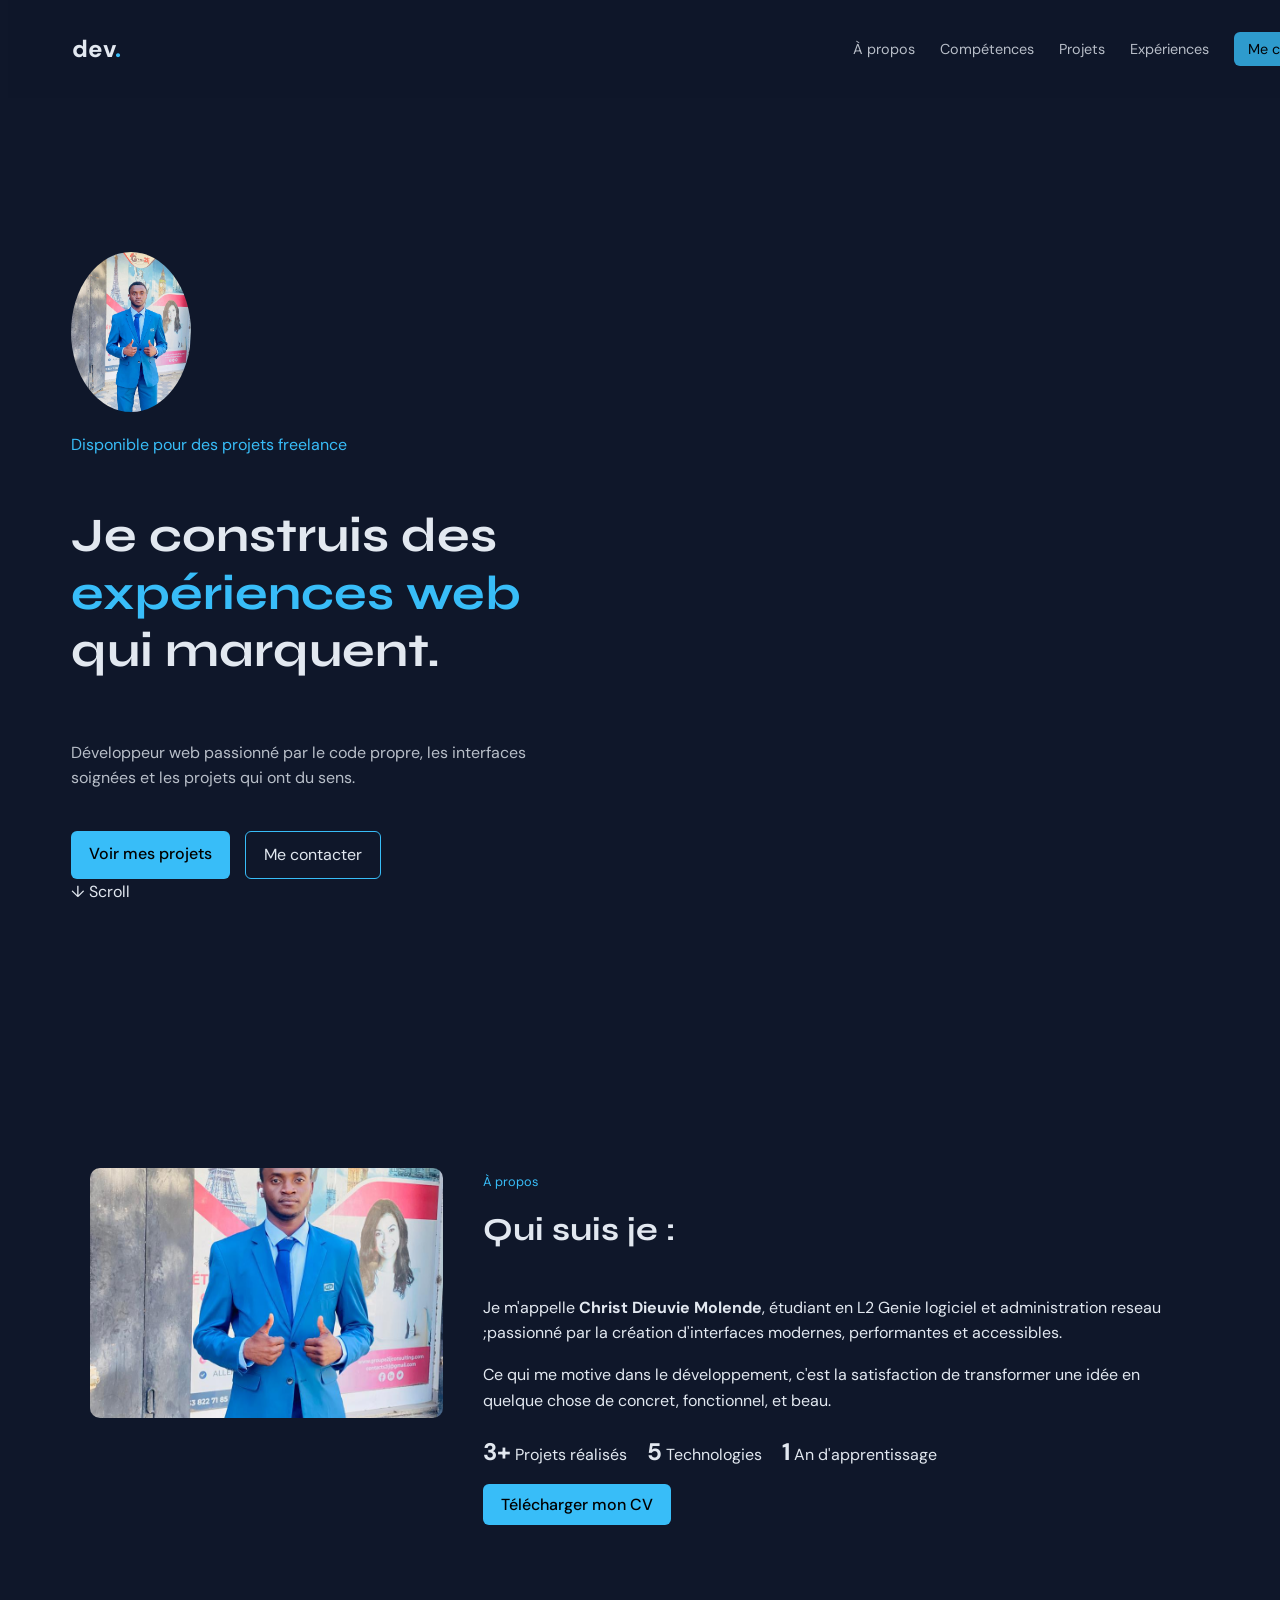
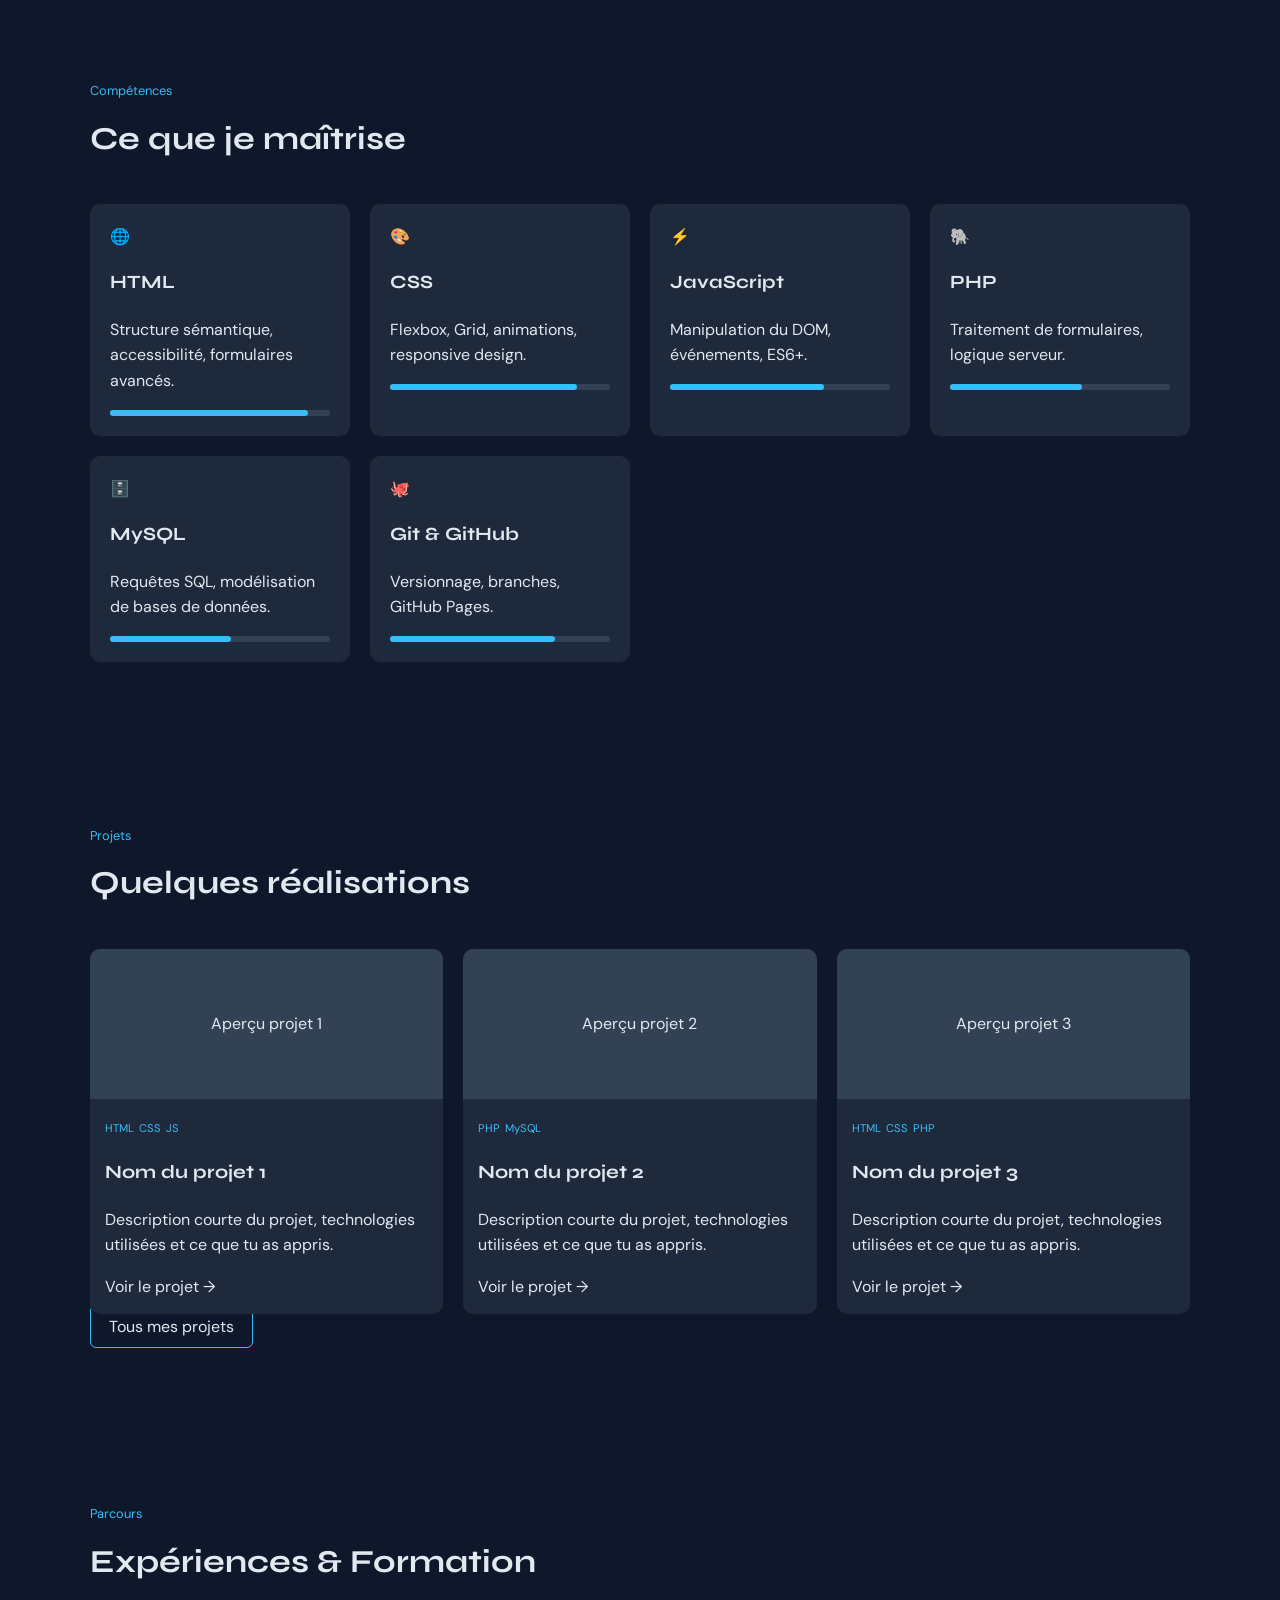
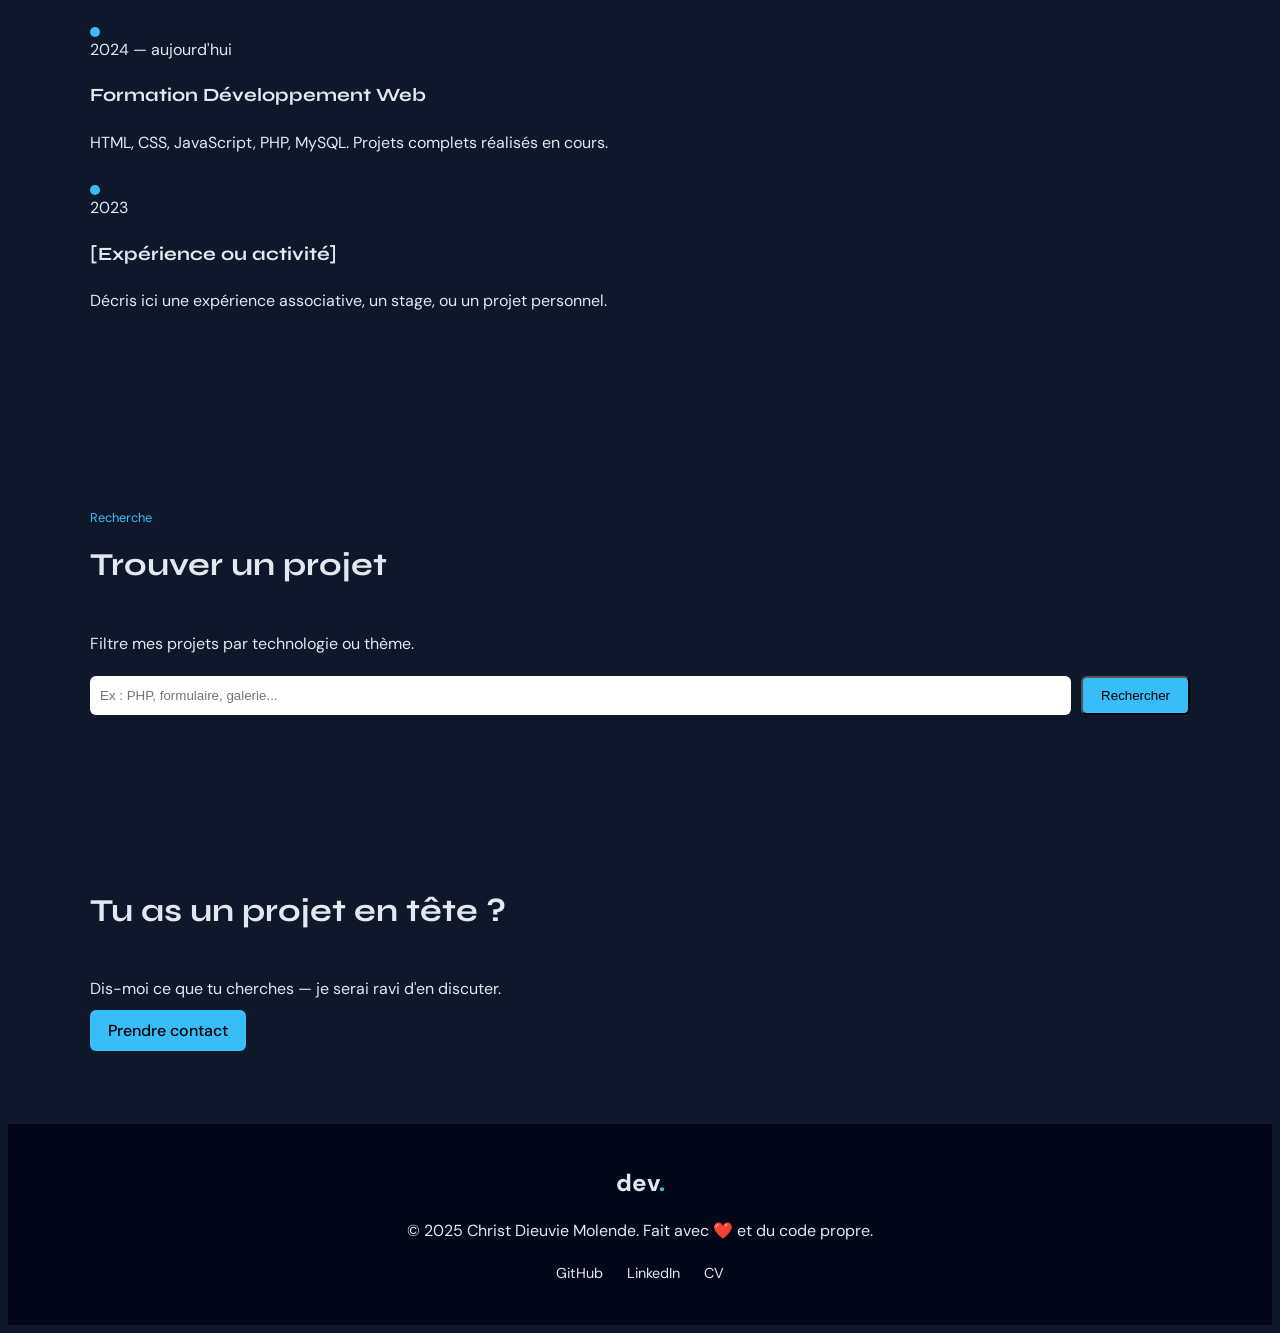
<file: index.html>
<!DOCTYPE html>
<html lang="fr">
<head>
  <meta charset="UTF-8" />
  <meta name="viewport" content="width=device-width, initial-scale=1.0" />
  <title>Portfolio — Développeur Web</title>
  <link rel="preconnect" href="https://fonts.googleapis.com" />
  <link rel="preconnect" href="https://fonts.gstatic.com" crossorigin />
  <link href="https://fonts.googleapis.com/css2?family=Syne:wght@400;600;700;800&family=DM+Sans:ital,wght@0,300;0,400;0,500;1,300&display=swap" rel="stylesheet" />
  <link rel="stylesheet" href="CSS/style.css" />
</head>
<body>

  <!-- ====== NAVIGATION ====== -->
  <header class="navbar">
    <a href="index.html" class="logo">dev<span>.</span></a>
    <nav>
      <ul class="nav-links">
        <li><a href="#about">À propos</a></li>
        <li><a href="#skills">Compétences</a></li>
        <li><a href="pages/projets.html">Projets</a></li>
        <li><a href="#experience">Expériences</a></li>
        <li><a href="pages/contact.html" class="btn-nav">Me contacter</a></li>
      </ul>
      <button class="menu-toggle" aria-label="Ouvrir le menu">&#9776;</button>
    </nav>
  </header>

  <!-- ====== HERO ====== -->
  <section class="hero" id="home">
<img src="image/photo.jpeg" alt="ma photo">
    <div class="hero-tag">Disponible pour des projets freelance</div>
    <h1 class="hero-title">
      Je construis des<br />
      <span class="accent">expériences web</span><br />
      qui marquent.
    </h1>
    <p class="hero-sub">
      Développeur web passionné par le code propre, les interfaces soignées
      et les projets qui ont du sens.
    </p>
    <div class="hero-cta">
      <a href="pages/projets.html" class="btn-primary">Voir mes projets</a>
      <a href="pages/contact.html" class="btn-secondary">Me contacter</a>
    </div>
    <div class="hero-scroll">↓ Scroll</div>
    <div class="blob blob-1"></div>
    <div class="blob blob-2"></div>
  </section>

  <!-- ====== ABOUT ====== -->
  <section class="about section" id="about">
    <div class="container">
      <div class="about-grid">
        <div class="about-img-wrap">
          <img src="image/photo.jpeg" alt="Photo de Christ Dieuvie Molende">
        </div>
        <div class="about-text">
          <span class="section-label">À propos</span>
          <h2>Qui suis je :</h2>
          <p>Je m'appelle <strong>Christ Dieuvie Molende</strong>, étudiant en L2 Genie logiciel et administration reseau ;passionné par la création d'interfaces modernes, performantes et accessibles.</p>
          <p>Ce qui me motive dans le développement, c'est la satisfaction de transformer une idée en quelque chose de concret, fonctionnel, et beau.</p>
          <div class="stats-row">
            <div class="stat">
              <span class="stat-num">3+</span>
              <span class="stat-label">Projets réalisés</span>
            </div>
            <div class="stat">
              <span class="stat-num">5</span>
              <span class="stat-label">Technologies</span>
            </div>
            <div class="stat">
              <span class="stat-num">1</span>
              <span class="stat-label">An d'apprentissage</span>
            </div>
          </div>
          <a href="#" class="btn-primary" download>Télécharger mon CV</a>
        </div>
      </div>
    </div>
  </section>

  <!-- ====== SKILLS ====== -->
  <section class="skills section" id="skills">
    <div class="container">
      <span class="section-label">Compétences</span>
      <h2>Ce que je maîtrise</h2>
      <div class="skills-grid">
        <div class="skill-card">
          <div class="skill-icon">🌐</div>
          <h3>HTML</h3>
          <p>Structure sémantique, accessibilité, formulaires avancés.</p>
          <div class="skill-bar"><div class="skill-fill" style="width:90%"></div></div>
        </div>

        <div class="skill-card">
          <div class="skill-icon">🎨</div>
          <h3>CSS</h3>
          <p>Flexbox, Grid, animations, responsive design.</p>
          <div class="skill-bar"><div class="skill-fill" style="width:85%"></div></div>
        </div>
        <div class="skill-card">
          <div class="skill-icon">⚡</div>
          <h3>JavaScript</h3>
          <p>Manipulation du DOM, événements, ES6+.</p>
          <div class="skill-bar"><div class="skill-fill" style="width:70%"></div></div>
        </div>
        <div class="skill-card">
          <div class="skill-icon">🐘</div>
          <h3>PHP</h3>
          <p>Traitement de formulaires, logique serveur.</p>
          <div class="skill-bar"><div class="skill-fill" style="width:60%"></div></div>
        </div>
        <div class="skill-card">
          <div class="skill-icon">🗄️</div>
          <h3>MySQL</h3>
          <p>Requêtes SQL, modélisation de bases de données.</p>
          <div class="skill-bar"><div class="skill-fill" style="width:55%"></div></div>
        </div>
        <div class="skill-card">
          <div class="skill-icon">🐙</div>
          <h3>Git & GitHub</h3>
          <p>Versionnage, branches, GitHub Pages.</p>
          <div class="skill-bar"><div class="skill-fill" style="width:75%"></div></div>
        </div>
      </div>
    </div>
  </section>

  <!-- ====== PROJETS ====== -->
  <section class="projects-preview section" id="projects">
    <div class="container">
      <span class="section-label">Projets</span>
      <h2>Quelques réalisations</h2>
      <div class="projects-grid">
        <article class="project-card">
          <div class="project-img-placeholder">Aperçu projet 1</div>
          <div class="project-info">
            <div class="project-tags"><span>HTML</span><span>CSS</span><span>JS</span></div>
            <h3>Nom du projet 1</h3>
            <p>Description courte du projet, technologies utilisées et ce que tu as appris.</p>
            <a href="pages/projets.html" class="project-link">Voir le projet →</a>
          </div>
        </article>
        <article class="project-card">
          <div class="project-img-placeholder">Aperçu projet 2</div>
          <div class="project-info">
            <div class="project-tags"><span>PHP</span><span>MySQL</span></div>
            <h3>Nom du projet 2</h3>
            <p>Description courte du projet, technologies utilisées et ce que tu as appris.</p>
            <a href="pages/projets.html" class="project-link">Voir le projet →</a>
          </div>



        </article>
        <article class="project-card">
          <div class="project-img-placeholder">Aperçu projet 3</div>
          <div class="project-info">
            <div class="project-tags"><span>HTML</span><span>CSS</span><span>PHP</span></div>
            <h3>Nom du projet 3</h3>
            <p>Description courte du projet, technologies utilisées et ce que tu as appris.</p>
            <a href="pages/projets.html" class="project-link">Voir le projet →</a>
          </div>
        </article>
      </div>
      <div class="center-btn">
        <a href="pages/projets.html" class="btn-secondary">Tous mes projets</a>
      </div>
    </div>
  </section>

  <!-- ====== EXPÉRIENCES ====== -->
  <section class="experience section" id="experience">
    <div class="container">
      <span class="section-label">Parcours</span>
      <h2>Expériences & Formation</h2>
      <div class="timeline">
        <div class="timeline-item">
          <div class="timeline-dot"></div>
          <div class="timeline-content">
            <span class="timeline-date">2024 — aujourd'hui</span>
            <h3>Formation Développement Web</h3>
            <p>HTML, CSS, JavaScript, PHP, MySQL. Projets complets réalisés en cours.</p>
          </div>
        </div>
        <div class="timeline-item">
          <div class="timeline-dot"></div>
          <div class="timeline-content">
            <span class="timeline-date">2023</span>
            <h3>[Expérience ou activité]</h3>
            <p>Décris ici une expérience associative, un stage, ou un projet personnel.</p>
          </div>
        </div>
      </div>
    </div>
  </section>

  <!-- ====== RECHERCHE ====== -->
  <section class="search-section section" id="search">
    <div class="container">
      <span class="section-label">Recherche</span>
      <h2>Trouver un projet</h2>
      <p class="search-desc">Filtre mes projets par technologie ou thème.</p>
      <form class="search-form" action="pages/projets.html" method="GET">
        <input
          type="search"
          name="q"
          id="search-input"
          placeholder="Ex : PHP, formulaire, galerie..."
          aria-label="Rechercher un projet"
        />
        <button type="submit" class="btn-primary">Rechercher</button>
      </form>
    </div>
  </section>

  <!-- ====== CONTACT CTA ====== -->
  <section class="contact-cta section" id="contact-cta">
    <div class="container">
      <h2>Tu as un projet en tête ?</h2>
      <p>Dis-moi ce que tu cherches — je serai ravi d'en discuter.</p>
      <a href="pages/contact.html" class="btn-primary">Prendre contact</a>
    </div>
  </section>

  <!-- ====== FOOTER ====== -->
  <footer class="footer">
    <div class="container footer-inner">
      <a href="index.html" class="logo">dev<span>.</span></a>
      <p class="footer-copy">© 2025 Christ Dieuvie Molende. Fait avec ❤️ et du code propre.</p>
      <div class="footer-links">
        <a href="https://github.com/ton-username" target="_blank" rel="noopener">GitHub</a>
        <a href="https://linkedin.com/in/ton-profil" target="_blank" rel="noopener">LinkedIn</a>
        <a href="#" download>CV</a>
      </div>
    </div>
  </footer>

  <script>
    // Menu burger mobile
    const toggle = document.querySelector('.menu-toggle');
    const navLinks = document.querySelector('.nav-links');
    toggle.addEventListener('click', () => {
      navLinks.classList.toggle('open');
    });

    // Scroll reveal
    const observer = new IntersectionObserver((entries) => {
      entries.forEach(e => {
        if (e.isIntersecting) {
          e.target.classList.add('visible');
          observer.unobserve(e.target);
        }
      });
    }, { threshold: 0.15 });

    document.querySelectorAll('.skill-card, .project-card, .timeline-item, .stat').forEach(el => {
      el.classList.add('fade-in');
      observer.observe(el);
    });
  </script>

</body>
</html>
</file>
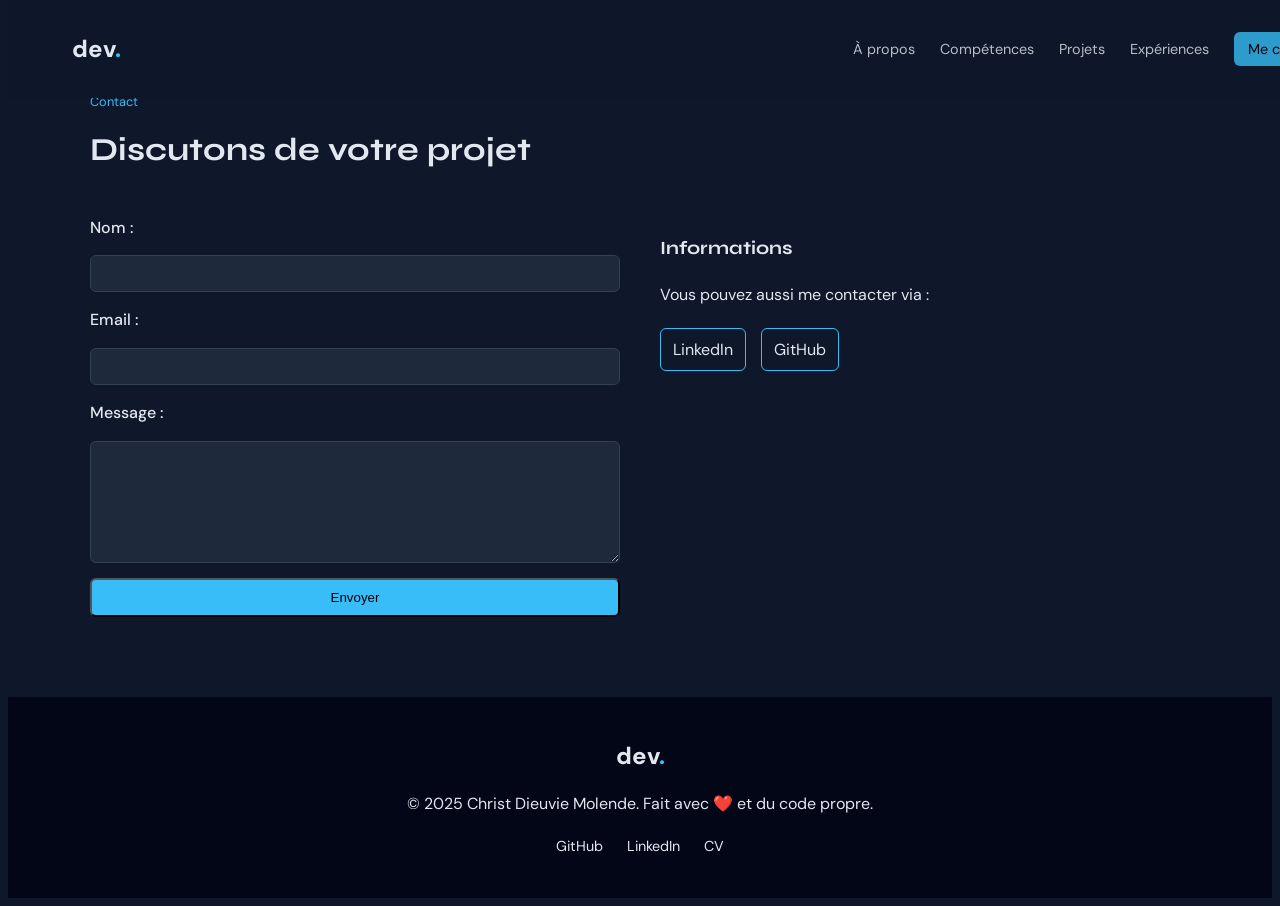
<file: pages/contact.html>
<!DOCTYPE html>
<html lang="fr">
<head>
  <meta charset="UTF-8" />
  <meta name="viewport" content="width=device-width, initial-scale=1.0" />
  <title>Contact — Portfolio Développeur Web</title>
  <link rel="preconnect" href="https://fonts.googleapis.com" />
  <link rel="preconnect" href="https://fonts.gstatic.com" crossorigin />
  <link href="https://fonts.googleapis.com/css2?family=Syne:wght@400;600;700;800&family=DM+Sans:ital,wght@0,300;0,400;0,500;1,300&display=swap" rel="stylesheet" />
  <link rel="stylesheet" href="../CSS/style.css" />
</head>
<body>

  <!-- ====== NAVIGATION ====== -->
  <header class="navbar">
    <a href="../index.html" class="logo">dev<span>.</span></a>
    <nav>
      <ul class="nav-links">
        <li><a href="../index.html#about">À propos</a></li>
        <li><a href="../index.html#skills">Compétences</a></li>
        <li><a href="projets.html">Projets</a></li>
        <li><a href="../index.html#experience">Expériences</a></li>
        <li><a href="contact.html" class="btn-nav">Me contacter</a></li>
      </ul>
      <button class="menu-toggle" aria-label="Ouvrir le menu">&#9776;</button>
    </nav>
  </header>

  <!-- ====== CONTACT ====== -->
  <section class="contact section" id="contact">
    <div class="container">
      <span class="section-label">Contact</span>
      <h2>Discutons de votre projet</h2>
      <div class="contact-grid">
        <div class="contact-form">
          <form action="#" method="POST">
            <label for="nom">Nom :</label>
            <input type="text" id="nom" name="nom" required>
            <label for="email">Email :</label>
            <input type="email" id="email" name="email" required>
            <label for="message">Message :</label>
            <textarea id="message" name="message" required></textarea>
            <button type="submit" class="btn-primary">Envoyer</button>
          </form>
        </div>
        <div class="contact-info">
          <h3>Informations</h3>
          <p>Vous pouvez aussi me contacter via :</p>
          <div class="reseaux">
            <a href="https://linkedin.com/in/votreprofil" target="_blank" rel="noopener">LinkedIn</a>
            <a href="https://github.com/votreprofil" target="_blank" rel="noopener">GitHub</a>
          </div>
        </div>
      </div>
    </div>
  </section>

  <!-- ====== FOOTER ====== -->
  <footer class="footer">
    <div class="container footer-inner">
      <a href="../index.html" class="logo">dev<span>.</span></a>
      <p class="footer-copy">© 2025 Christ Dieuvie Molende. Fait avec ❤️ et du code propre.</p>
      <div class="footer-links">
        <a href="https://github.com/ton-username" target="_blank" rel="noopener">GitHub</a>
        <a href="https://linkedin.com/in/ton-profil" target="_blank" rel="noopener">LinkedIn</a>
        <a href="#" download>CV</a>
      </div>
    </div>
  </footer>

  <script>
    // Menu burger mobile
    const toggle = document.querySelector('.menu-toggle');
    const navLinks = document.querySelector('.nav-links');
    toggle.addEventListener('click', () => {
      navLinks.classList.toggle('open');
    });

    // Scroll reveal
    const observer = new IntersectionObserver((entries) => {
      entries.forEach(e => {
        if (e.isIntersecting) {
          e.target.classList.add('visible');
          observer.unobserve(e.target);
        }
      });
    }, { threshold: 0.15 });

    document.querySelectorAll('.skill-card, .project-card, .timeline-item, .stat').forEach(el => {
      el.classList.add('fade-in');
      observer.observe(el);
    });
  </script>

</body>
</html>
</file>
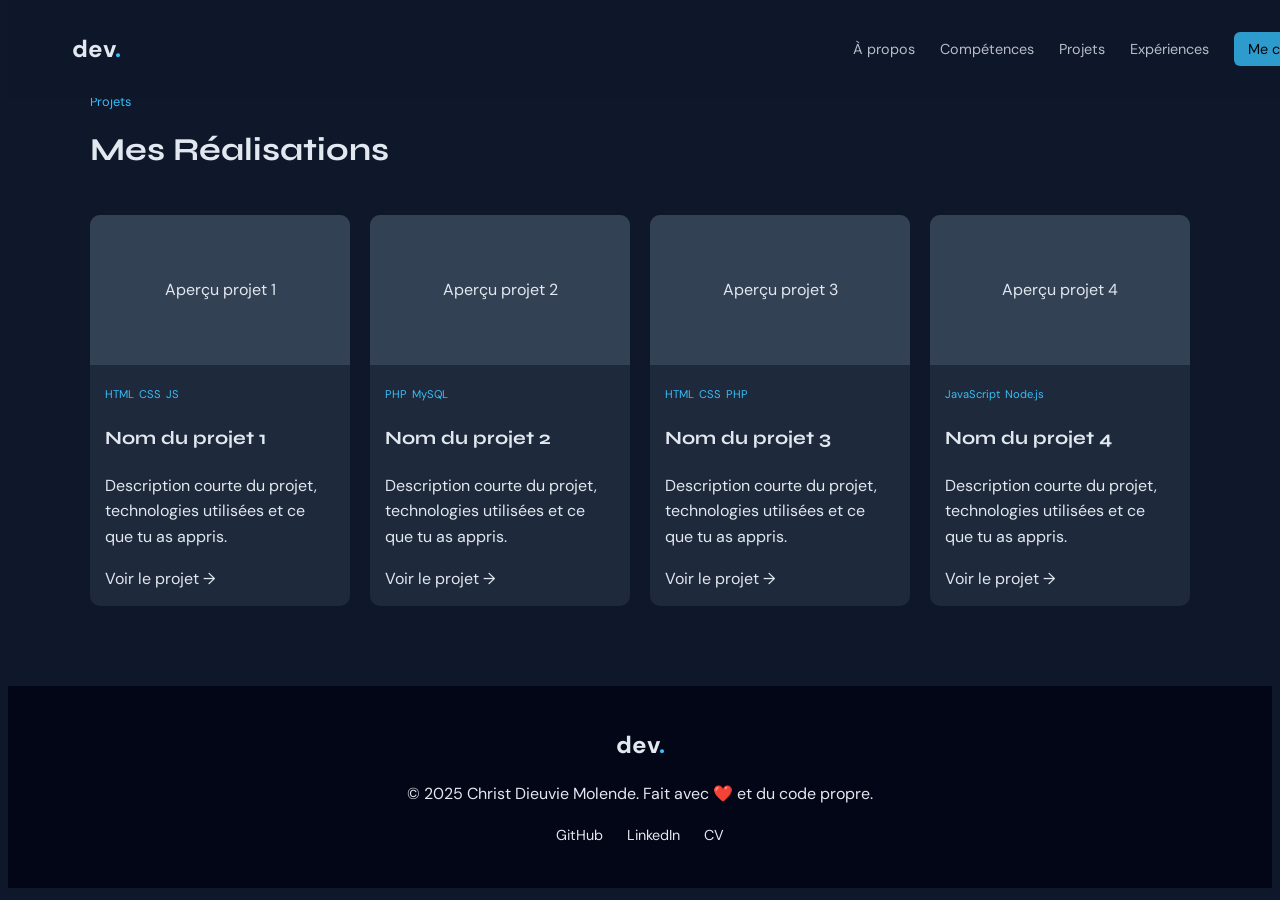
<file: pages/projets.html>
<!DOCTYPE html>
<html lang="fr">
<head>
  <meta charset="UTF-8" />
  <meta name="viewport" content="width=device-width, initial-scale=1.0" />
  <title>Projets — Portfolio Développeur Web</title>
  <link rel="preconnect" href="https://fonts.googleapis.com" />
  <link rel="preconnect" href="https://fonts.gstatic.com" crossorigin />
  <link href="https://fonts.googleapis.com/css2?family=Syne:wght@400;600;700;800&family=DM+Sans:ital,wght@0,300;0,400;0,500;1,300&display=swap" rel="stylesheet" />
  <link rel="stylesheet" href="../CSS/style.css" />
</head>
<body>

  <!-- ====== NAVIGATION ====== -->
  <header class="navbar">
    <a href="../index.html" class="logo">dev<span>.</span></a>
    <nav>
      <ul class="nav-links">
        <li><a href="../index.html#about">À propos</a></li>
        <li><a href="../index.html#skills">Compétences</a></li>
        <li><a href="projets.html">Projets</a></li>
        <li><a href="../index.html#experience">Expériences</a></li>
        <li><a href="contact.html" class="btn-nav">Me contacter</a></li>
      </ul>
      <button class="menu-toggle" aria-label="Ouvrir le menu">&#9776;</button>
    </nav>
  </header>

  <!-- ====== PROJETS ====== -->
  <section class="projects section" id="projects">
    <div class="container">
      <span class="section-label">Projets</span>
      <h2>Mes Réalisations</h2>
      <div class="projects-grid">
        <article class="project-card">
          <div class="project-img-placeholder">Aperçu projet 1</div>
          <div class="project-info">
            <div class="project-tags"><span>HTML</span><span>CSS</span><span>JS</span></div>
            <h3>Nom du projet 1</h3>
            <p>Description courte du projet, technologies utilisées et ce que tu as appris.</p>
            <a href="#" class="project-link">Voir le projet →</a>
          </div>
        </article>
        <article class="project-card">
          <div class="project-img-placeholder">Aperçu projet 2</div>
          <div class="project-info">
            <div class="project-tags"><span>PHP</span><span>MySQL</span></div>
            <h3>Nom du projet 2</h3>
            <p>Description courte du projet, technologies utilisées et ce que tu as appris.</p>
            <a href="#" class="project-link">Voir le projet →</a>
          </div>
        </article>
        <article class="project-card">
          <div class="project-img-placeholder">Aperçu projet 3</div>
          <div class="project-info">
            <div class="project-tags"><span>HTML</span><span>CSS</span><span>PHP</span></div>
            <h3>Nom du projet 3</h3>
            <p>Description courte du projet, technologies utilisées et ce que tu as appris.</p>
            <a href="#" class="project-link">Voir le projet →</a>
          </div>
        </article>
        <article class="project-card">
          <div class="project-img-placeholder">Aperçu projet 4</div>
          <div class="project-info">
            <div class="project-tags"><span>JavaScript</span><span>Node.js</span></div>
            <h3>Nom du projet 4</h3>
            <p>Description courte du projet, technologies utilisées et ce que tu as appris.</p>
            <a href="#" class="project-link">Voir le projet →</a>
          </div>
        </article>
      </div>
    </div>
  </section>

  <!-- ====== FOOTER ====== -->
  <footer class="footer">
    <div class="container footer-inner">
      <a href="../index.html" class="logo">dev<span>.</span></a>
      <p class="footer-copy">© 2025 Christ Dieuvie Molende. Fait avec ❤️ et du code propre.</p>
      <div class="footer-links">
        <a href="https://github.com/ton-username" target="_blank" rel="noopener">GitHub</a>
        <a href="https://linkedin.com/in/ton-profil" target="_blank" rel="noopener">LinkedIn</a>
        <a href="#" download>CV</a>
      </div>
    </div>
  </footer>

  <script>
    // Menu burger mobile
    const toggle = document.querySelector('.menu-toggle');
    const navLinks = document.querySelector('.nav-links');
    toggle.addEventListener('click', () => {
      navLinks.classList.toggle('open');
    });

    // Scroll reveal
    const observer = new IntersectionObserver((entries) => {
      entries.forEach(e => {
        if (e.isIntersecting) {
          e.target.classList.add('visible');
          observer.unobserve(e.target);
        }
      });
    }, { threshold: 0.15 });

    document.querySelectorAll('.skill-card, .project-card, .timeline-item, .stat').forEach(el => {
      el.classList.add('fade-in');
      observer.observe(el);
    });
  </script>

</body>
</html>
</file>
<file: CSS/style.css>
html {
  scroll-behavior: smooth;
}

body {
  font-family: 'DM Sans', sans-serif;
  background: #0f172a;
  color: #e2e8f0;
  line-height: 1.6;
}

h1, h2, h3 {
  font-family: 'Syne', sans-serif;
}

a {
  text-decoration: none;
  color: inherit;
}

/* ===== CONTAINER ===== */
.container {
  width: 90%;
  max-width: 1100px;
  margin: auto;
}

/* ===== NAVBAR ===== */
.navbar {
  position: fixed;
  width: 100%;
  top: 0;
  background: rgba(15, 23, 42, 0.9);
  backdrop-filter: blur(10px);
  display: flex;
  justify-content: space-between;
  align-items: center;
  padding: 20px 5%;
  z-index: 1000;
}

.logo {
  font-weight: 800;
  font-size: 1.5rem;
}

.logo span {
  color: #38bdf8;
}

.nav-links {
  display: flex;
  gap: 25px;
  list-style: none;
}

.nav-links a {
  font-size: 0.9rem;
  opacity: 0.8;
  transition: 0.3s;
}

.nav-links a:hover {
  opacity: 1;
  color: #38bdf8;
}

.btn-nav {
  background: #38bdf8;
  padding: 8px 14px;
  border-radius: 6px;
  color: #000;
}

/* ===== HERO ===== */
.hero {
  min-height: 100vh;
  display: flex;
  flex-direction: column;
  justify-content: center;
  padding: 120px 5% 60px;
  position: relative;
}

.hero img {
  width: 120px;
  border-radius: 50%;
  margin-bottom: 20px;
}

.hero-tag {
  color: #38bdf8;
  margin-bottom: 10px;
}

.hero-title {
  font-size: 3rem;
  line-height: 1.2;
}

.accent {
  color: #38bdf8;
}

.hero-sub {
  margin: 20px 0;
  max-width: 500px;
  opacity: 0.8;
}

.hero-cta {
  display: flex;
  gap: 15px;
  margin-top: 20px;
}

.btn-primary {
  background: #38bdf8;
  color: #000;
  padding: 10px 18px;
  border-radius: 6px;
  font-weight: 500;
}

.btn-secondary {
  border: 1px solid #38bdf8;
  padding: 10px 18px;
  border-radius: 6px;
}

/* ===== SECTIONS ===== */
.section {
  padding: 80px 0;
}

.section-label {
  color: #38bdf8;
  font-size: 0.8rem;
}

.section h2 {
  margin: 10px 0 40px;
  font-size: 2rem;
}

/* ===== ABOUT ===== */
.about-grid {
  display: grid;
  grid-template-columns: 1fr 2fr;
  gap: 40px;
}

.about-img-wrap img {
  width: 100%;
  height: 250px;
  object-fit: cover;
  border-radius: 10px;
}

.stats-row {
  display: flex;
  gap: 20px;
  margin: 20px 0;
}

.stat-num {
  font-weight: bold;
  font-size: 1.5rem;
}

/* ===== CONTACT ===== */
.contact-grid {
  display: grid;
  grid-template-columns: 1fr 1fr;
  gap: 40px;
}

.contact-form form {
  display: flex;
  flex-direction: column;
  gap: 15px;
}

.contact-form label {
  font-weight: 500;
}

.contact-form input, .contact-form textarea {
  padding: 10px;
  border: 1px solid #334155;
  border-radius: 6px;
  background: #1e293b;
  color: #e2e8f0;
}

.contact-form textarea {
  resize: vertical;
  min-height: 100px;
}

.reseaux {
  display: flex;
  gap: 15px;
  margin-top: 20px;
}

.reseaux a {
  padding: 8px 12px;
  border: 1px solid #38bdf8;
  border-radius: 6px;
  transition: 0.3s;
}

.reseaux a:hover {
  background: #38bdf8;
  color: #000;
}

/* ===== SKILLS ===== */
.skills-grid {
  display: grid;
  grid-template-columns: repeat(auto-fit, minmax(220px, 1fr));
  gap: 20px;
}

.skill-card {
  background: #1e293b;
  padding: 20px;
  border-radius: 10px;
  transition: 0.3s;
}

.skill-card:hover {
  transform: translateY(-5px);
}

.skill-bar {
  background: #334155;
  height: 6px;
  border-radius: 4px;
  margin-top: 10px;
}

.skill-fill {
  background: #38bdf8;
  height: 100%;
  border-radius: 4px;
}

/* ===== PROJECTS ===== */
.projects-grid {
  display: grid;
  gap: 20px;
  grid-template-columns: repeat(auto-fit, minmax(250px, 1fr));
}

.project-card {
  background: #1e293b;
  border-radius: 10px;
  overflow: hidden;
  transition: 0.3s;
}

.project-card:hover {
  transform: translateY(-5px);
}

.project-img-placeholder {
  background: #334155;
  height: 150px;
  display: flex;
  align-items: center;
  justify-content: center;
}

.project-info {
  padding: 15px;
}

.project-tags span {
  font-size: 0.7rem;
  margin-right: 5px;
  color: #38bdf8;
}

/* ===== TIMELINE ===== */
.timeline-item {
  margin-bottom: 30px;
}

.timeline-dot {
  width: 10px;
  height: 10px;
  background: #38bdf8;
  border-radius: 50%;
}

/* ===== SEARCH ===== */
.search-form {
  display: flex;
  gap: 10px;
  margin-top: 20px;
}

.search-form input {
  flex: 1;
  padding: 10px;
  border: none;
  border-radius: 6px;
}

/* ===== FOOTER ===== */
.footer {
  padding: 40px 0;
  background: #020617;
  text-align: center;
}

.footer-links {
  margin-top: 10px;
}

.footer-links a {
  margin: 0 10px;
  font-size: 0.9rem;
}

/* ===== ANIMATIONS ===== */
.fade-in {
  opacity: 0;
  transform: translateY(20px);
  transition: 0.6s ease;
}

.visible {
  opacity: 1;
  transform: translateY(0);
}

/* ===== RESPONSIVE ===== */
.menu-toggle {
  display: none;
  font-size: 1.5rem;
  background: none;
  border: none;
  color: white;
}

@media (max-width: 768px) {
  .nav-links {
    position: absolute;
    top: 70px;
    right: 0;
    background: #0f172a;
    flex-direction: column;
    width: 200px;
    padding: 20px;
    display: none;
  }

  .nav-links.open {
    display: flex;
  }

  .menu-toggle {
    display: block;
  }

  .about-grid {
    grid-template-columns: 1fr;
  }

  .contact-grid {
    grid-template-columns: 1fr;
  }

  .hero-title {
    font-size: 2.2rem;
  }
}
</file>
